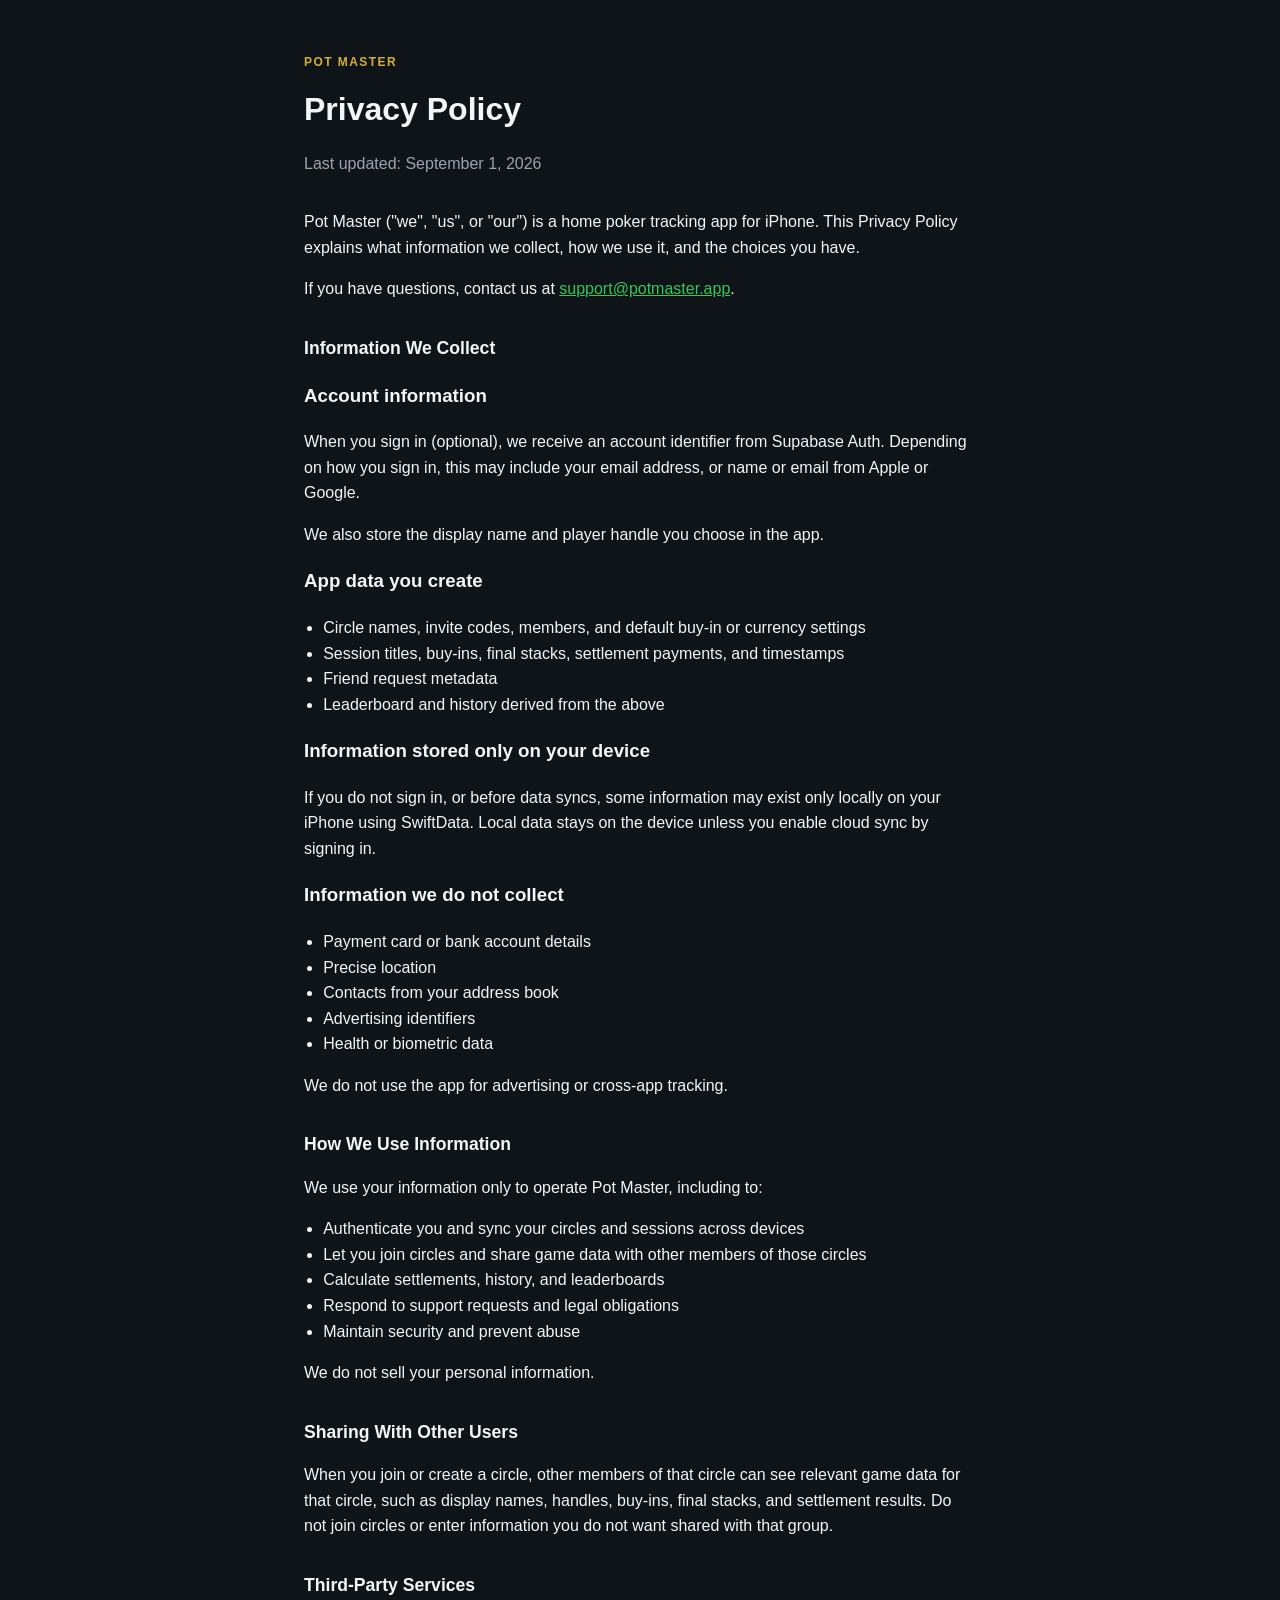
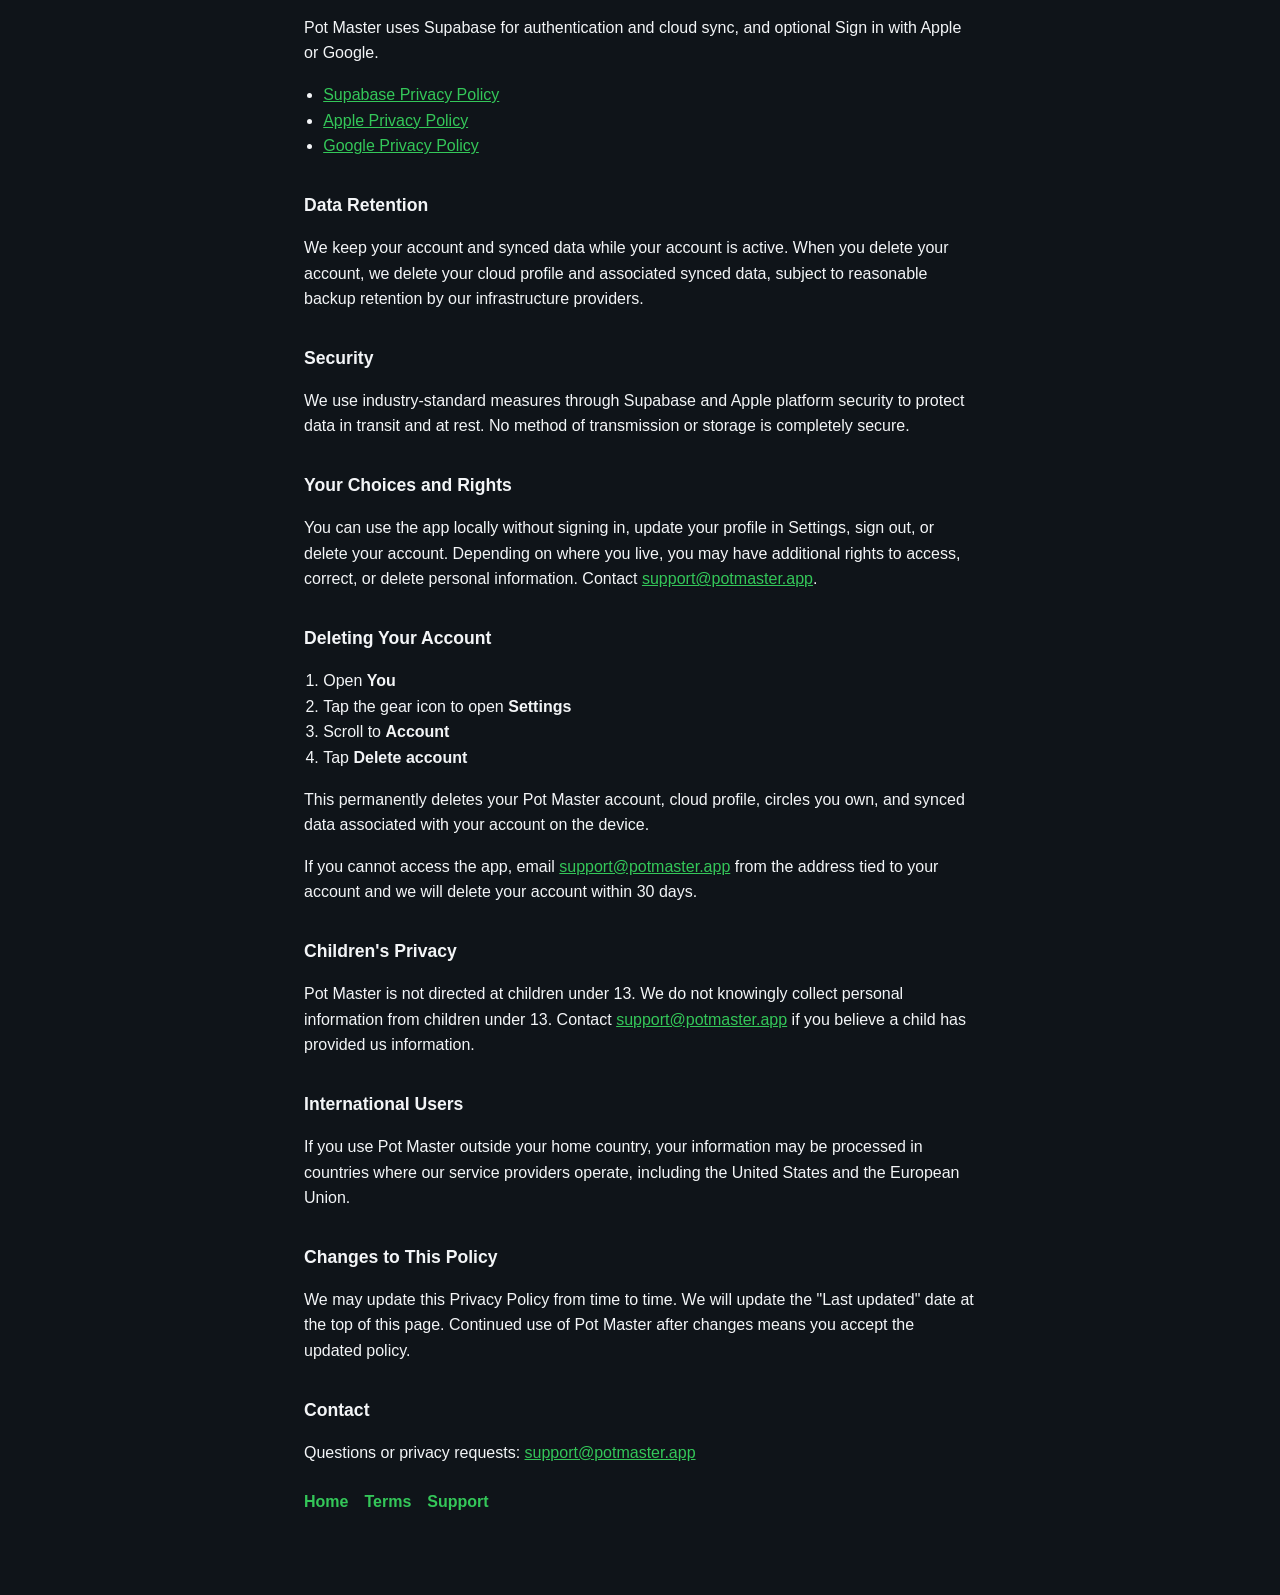
<file: web/privacy/index.html>
<!DOCTYPE html>
<html lang="en">
  <head>
    <meta charset="utf-8" />
    <meta name="viewport" content="width=device-width, initial-scale=1" />
    <title>Pot Master Privacy Policy</title>
    <link rel="stylesheet" href="../styles.css" />
  </head>
  <body>
    <main>
      <header>
        <div class="brand">POT MASTER</div>
        <h1>Privacy Policy</h1>
        <p class="updated">Last updated: September 1, 2026</p>
      </header>

      <p>
        Pot Master ("we", "us", or "our") is a home poker tracking app for iPhone. This Privacy Policy explains
        what information we collect, how we use it, and the choices you have.
      </p>
      <p>
        If you have questions, contact us at
        <a href="mailto:support@potmaster.app">support@potmaster.app</a>.
      </p>

      <h2>Information We Collect</h2>

      <h3>Account information</h3>
      <p>
        When you sign in (optional), we receive an account identifier from Supabase Auth. Depending on how you sign in,
        this may include your email address, or name or email from Apple or Google.
      </p>
      <p>We also store the display name and player handle you choose in the app.</p>

      <h3>App data you create</h3>
      <ul>
        <li>Circle names, invite codes, members, and default buy-in or currency settings</li>
        <li>Session titles, buy-ins, final stacks, settlement payments, and timestamps</li>
        <li>Friend request metadata</li>
        <li>Leaderboard and history derived from the above</li>
      </ul>

      <h3>Information stored only on your device</h3>
      <p>
        If you do not sign in, or before data syncs, some information may exist only locally on your iPhone using
        SwiftData. Local data stays on the device unless you enable cloud sync by signing in.
      </p>

      <h3>Information we do not collect</h3>
      <ul>
        <li>Payment card or bank account details</li>
        <li>Precise location</li>
        <li>Contacts from your address book</li>
        <li>Advertising identifiers</li>
        <li>Health or biometric data</li>
      </ul>
      <p>We do not use the app for advertising or cross-app tracking.</p>

      <h2>How We Use Information</h2>
      <p>We use your information only to operate Pot Master, including to:</p>
      <ul>
        <li>Authenticate you and sync your circles and sessions across devices</li>
        <li>Let you join circles and share game data with other members of those circles</li>
        <li>Calculate settlements, history, and leaderboards</li>
        <li>Respond to support requests and legal obligations</li>
        <li>Maintain security and prevent abuse</li>
      </ul>
      <p>We do not sell your personal information.</p>

      <h2>Sharing With Other Users</h2>
      <p>
        When you join or create a circle, other members of that circle can see relevant game data for that circle,
        such as display names, handles, buy-ins, final stacks, and settlement results. Do not join circles or enter
        information you do not want shared with that group.
      </p>

      <h2>Third-Party Services</h2>
      <p>Pot Master uses Supabase for authentication and cloud sync, and optional Sign in with Apple or Google.</p>
      <ul>
        <li><a href="https://supabase.com/privacy" rel="noopener noreferrer">Supabase Privacy Policy</a></li>
        <li><a href="https://www.apple.com/legal/privacy/" rel="noopener noreferrer">Apple Privacy Policy</a></li>
        <li><a href="https://policies.google.com/privacy" rel="noopener noreferrer">Google Privacy Policy</a></li>
      </ul>

      <h2>Data Retention</h2>
      <p>
        We keep your account and synced data while your account is active. When you delete your account, we delete
        your cloud profile and associated synced data, subject to reasonable backup retention by our infrastructure
        providers.
      </p>

      <h2>Security</h2>
      <p>
        We use industry-standard measures through Supabase and Apple platform security to protect data in transit and
        at rest. No method of transmission or storage is completely secure.
      </p>

      <h2>Your Choices and Rights</h2>
      <p>
        You can use the app locally without signing in, update your profile in Settings, sign out, or delete your
        account. Depending on where you live, you may have additional rights to access, correct, or delete personal
        information. Contact
        <a href="mailto:support@potmaster.app">support@potmaster.app</a>.
      </p>

      <h2>Deleting Your Account</h2>
      <ol>
        <li>Open <strong>You</strong></li>
        <li>Tap the gear icon to open <strong>Settings</strong></li>
        <li>Scroll to <strong>Account</strong></li>
        <li>Tap <strong>Delete account</strong></li>
      </ol>
      <p>
        This permanently deletes your Pot Master account, cloud profile, circles you own, and synced data associated
        with your account on the device.
      </p>
      <p>
        If you cannot access the app, email
        <a href="mailto:support@potmaster.app">support@potmaster.app</a>
        from the address tied to your account and we will delete your account within 30 days.
      </p>

      <h2>Children's Privacy</h2>
      <p>
        Pot Master is not directed at children under 13. We do not knowingly collect personal information from
        children under 13. Contact
        <a href="mailto:support@potmaster.app">support@potmaster.app</a>
        if you believe a child has provided us information.
      </p>

      <h2>International Users</h2>
      <p>
        If you use Pot Master outside your home country, your information may be processed in countries where our
        service providers operate, including the United States and the European Union.
      </p>

      <h2>Changes to This Policy</h2>
      <p>
        We may update this Privacy Policy from time to time. We will update the "Last updated" date at the top of
        this page. Continued use of Pot Master after changes means you accept the updated policy.
      </p>

      <h2>Contact</h2>
      <p>Questions or privacy requests: <a href="mailto:support@potmaster.app">support@potmaster.app</a></p>

      <nav>
        <a href="../">Home</a>
        <a href="../terms/">Terms</a>
        <a href="../support/">Support</a>
      </nav>
    </main>
  </body>
</html>
</file>
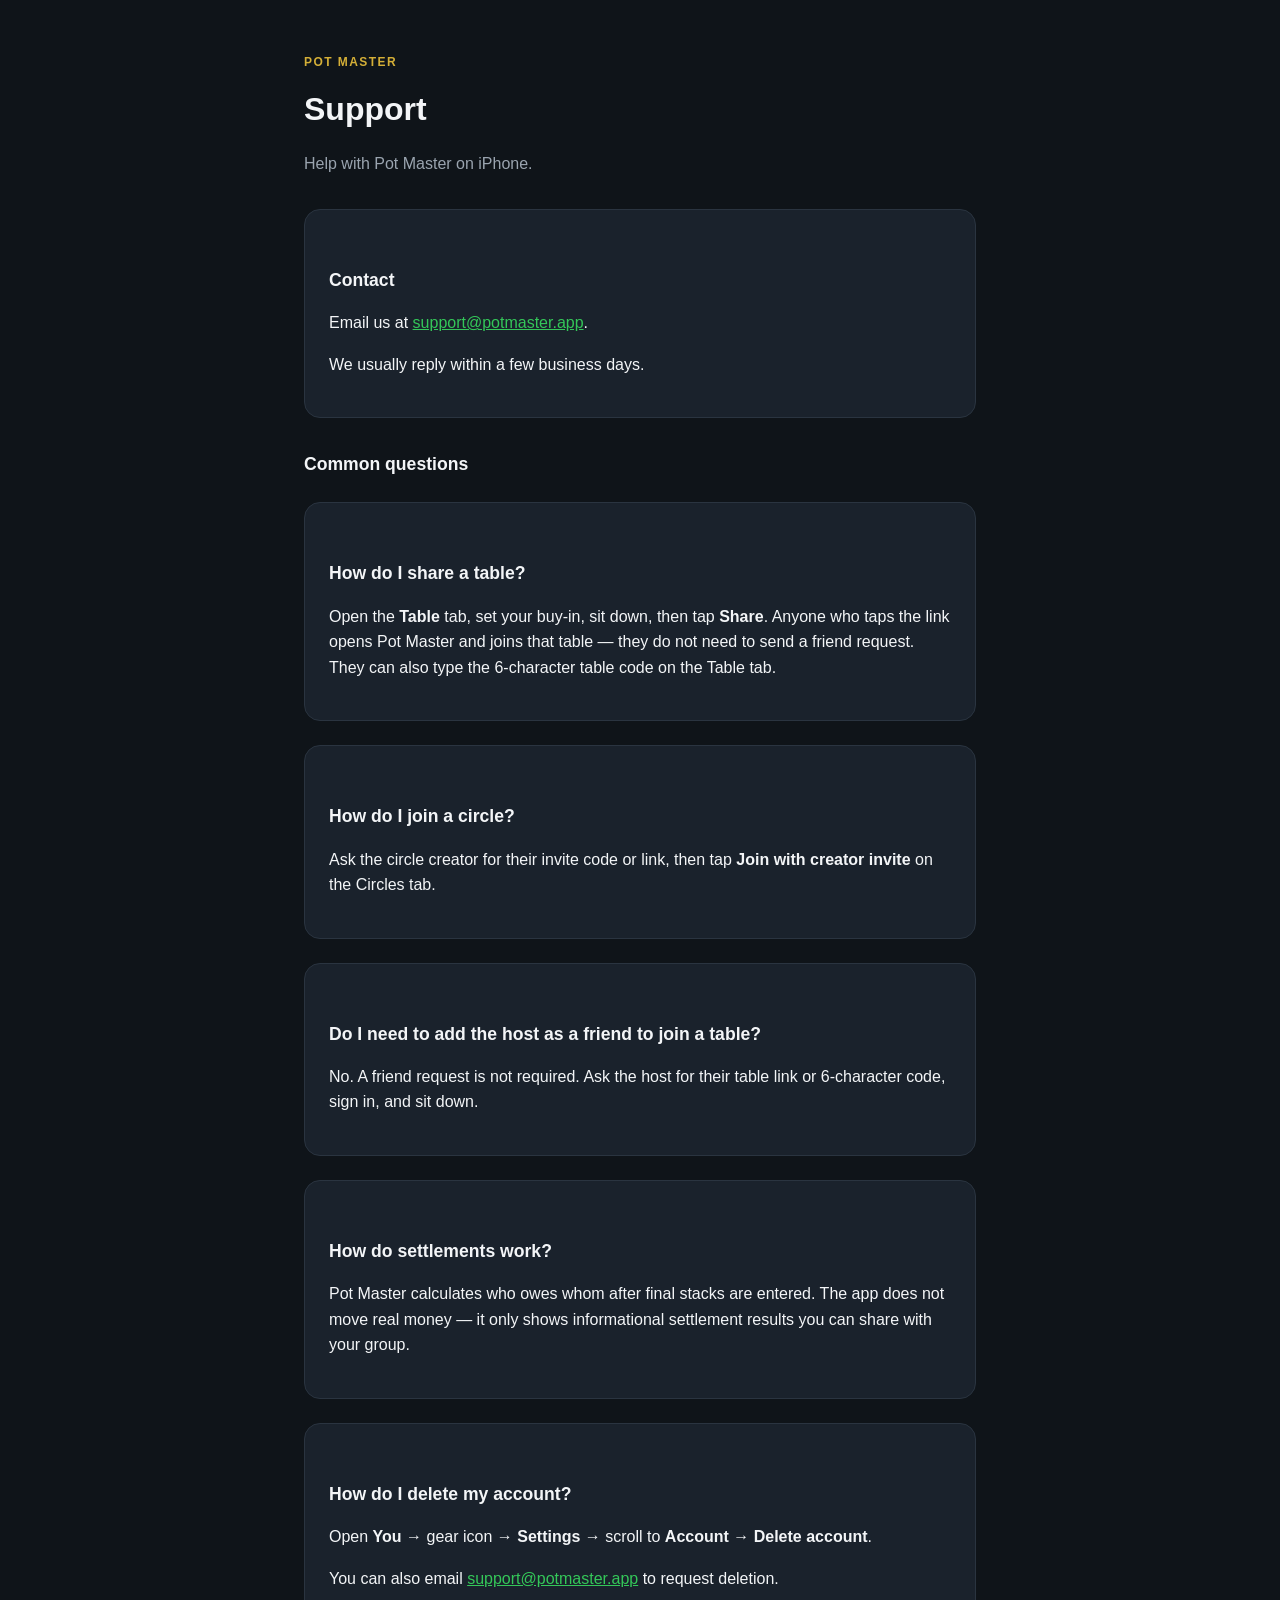
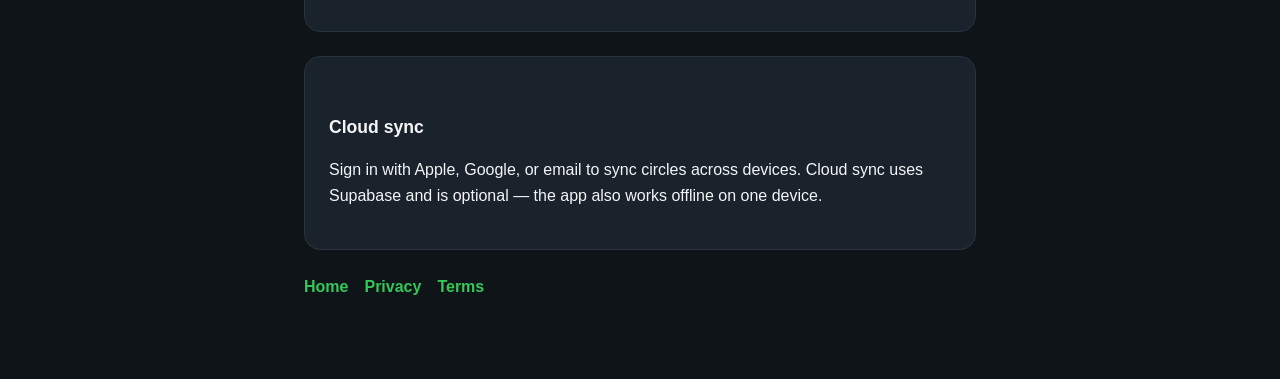
<file: web/support/index.html>
<!DOCTYPE html>
<html lang="en">
  <head>
    <meta charset="utf-8" />
    <meta name="viewport" content="width=device-width, initial-scale=1" />
    <title>Pot Master Support</title>
    <link rel="stylesheet" href="../styles.css" />
  </head>
  <body>
    <main>
      <header>
        <div class="brand">POT MASTER</div>
        <h1>Support</h1>
        <p class="lede">Help with Pot Master on iPhone.</p>
      </header>

      <div class="card">
        <h2>Contact</h2>
        <p>Email us at <a href="mailto:support@potmaster.app">support@potmaster.app</a>.</p>
        <p>We usually reply within a few business days.</p>
      </div>

      <h2>Common questions</h2>

      <div class="card">
        <h2>How do I share a table?</h2>
        <p>
          Open the <strong>Table</strong> tab, set your buy-in, sit down, then tap <strong>Share</strong>.
          Anyone who taps the link opens Pot Master and joins that table — they do not need to send a friend request.
          They can also type the 6-character table code on the Table tab.
        </p>
      </div>

      <div class="card">
        <h2>How do I join a circle?</h2>
        <p>Ask the circle creator for their invite code or link, then tap <strong>Join with creator invite</strong> on the Circles tab.</p>
      </div>

      <div class="card">
        <h2>Do I need to add the host as a friend to join a table?</h2>
        <p>
          No. A friend request is not required. Ask the host for their table link or 6-character code,
          sign in, and sit down.
        </p>
      </div>

      <div class="card">
        <h2>How do settlements work?</h2>
        <p>
          Pot Master calculates who owes whom after final stacks are entered. The app does not move real money —
          it only shows informational settlement results you can share with your group.
        </p>
      </div>

      <div class="card">
        <h2>How do I delete my account?</h2>
        <p>Open <strong>You</strong> → gear icon → <strong>Settings</strong> → scroll to <strong>Account</strong> → <strong>Delete account</strong>.</p>
        <p>You can also email <a href="mailto:support@potmaster.app">support@potmaster.app</a> to request deletion.</p>
      </div>

      <div class="card">
        <h2>Cloud sync</h2>
        <p>
          Sign in with Apple, Google, or email to sync circles across devices. Cloud sync uses Supabase and is optional —
          the app also works offline on one device.
        </p>
      </div>

      <nav>
        <a href="../">Home</a>
        <a href="../privacy/">Privacy</a>
        <a href="../terms/">Terms</a>
      </nav>
    </main>
  </body>
</html>
</file>
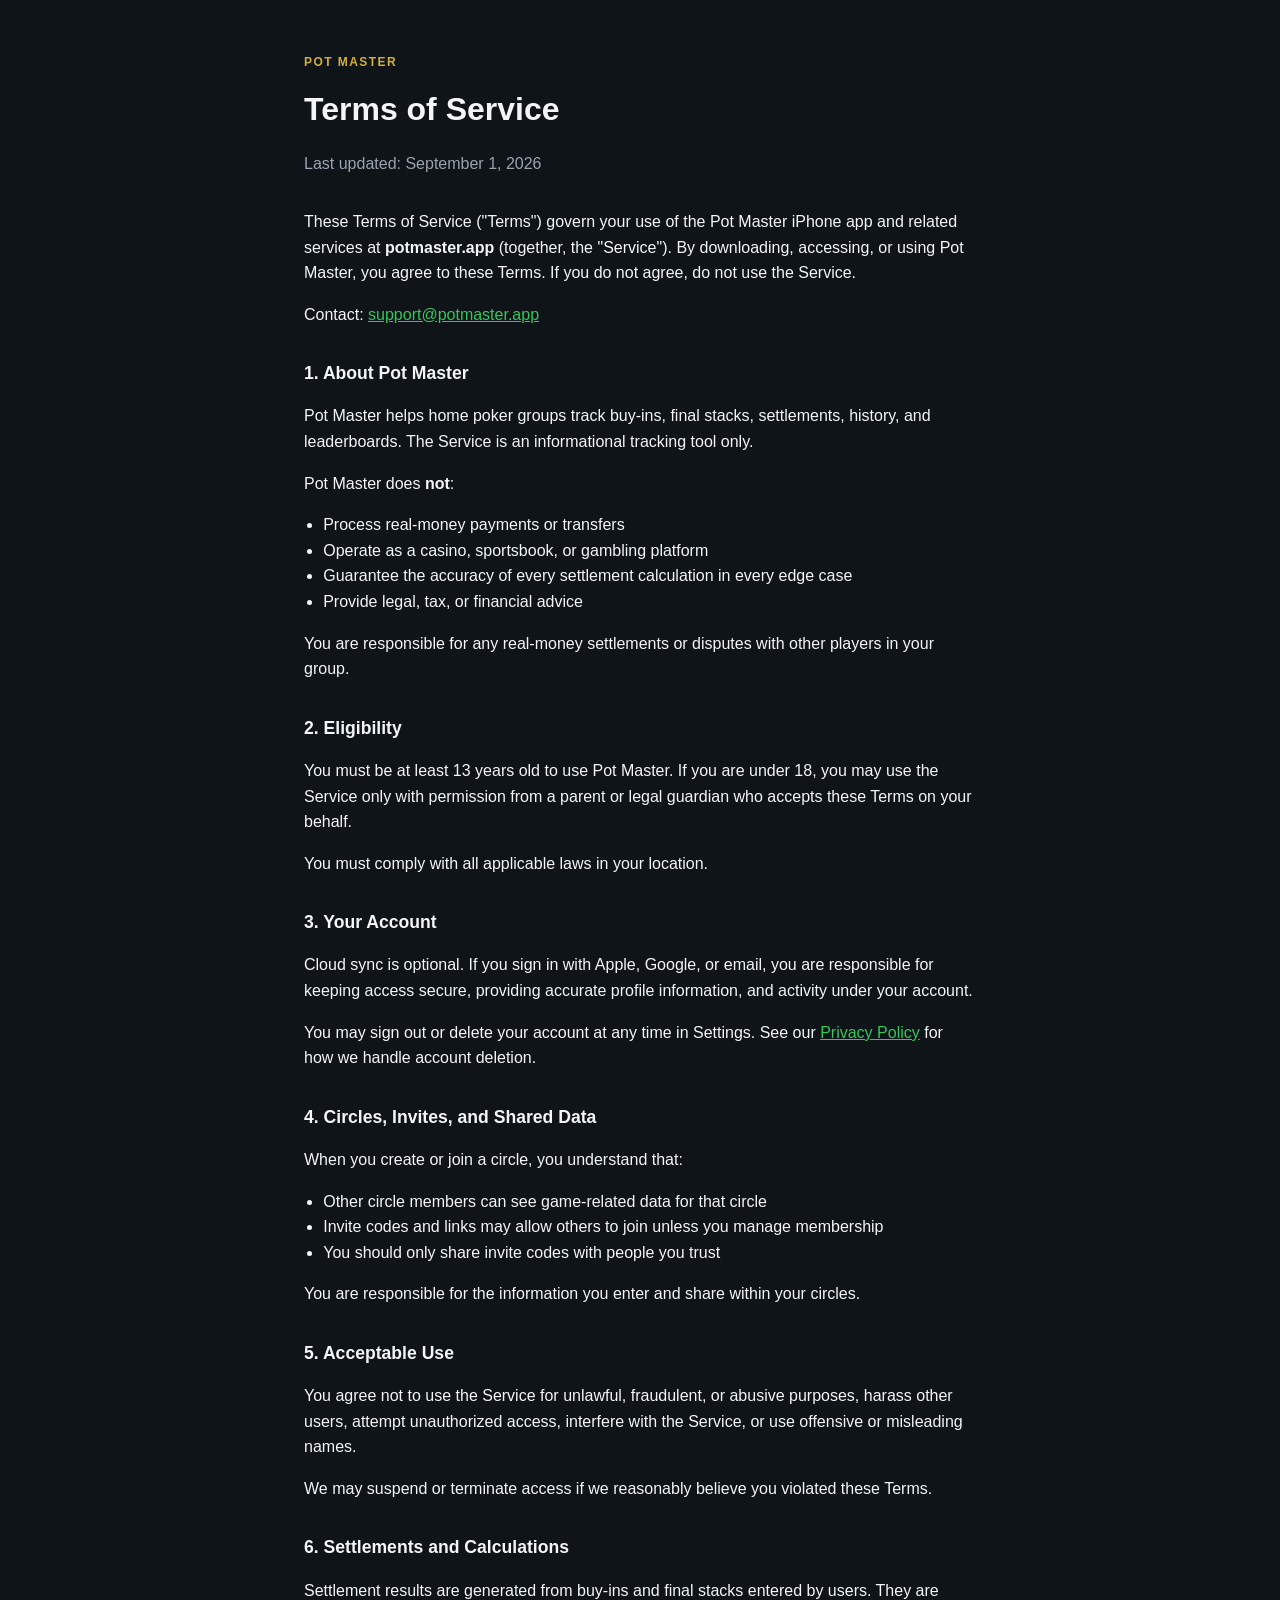
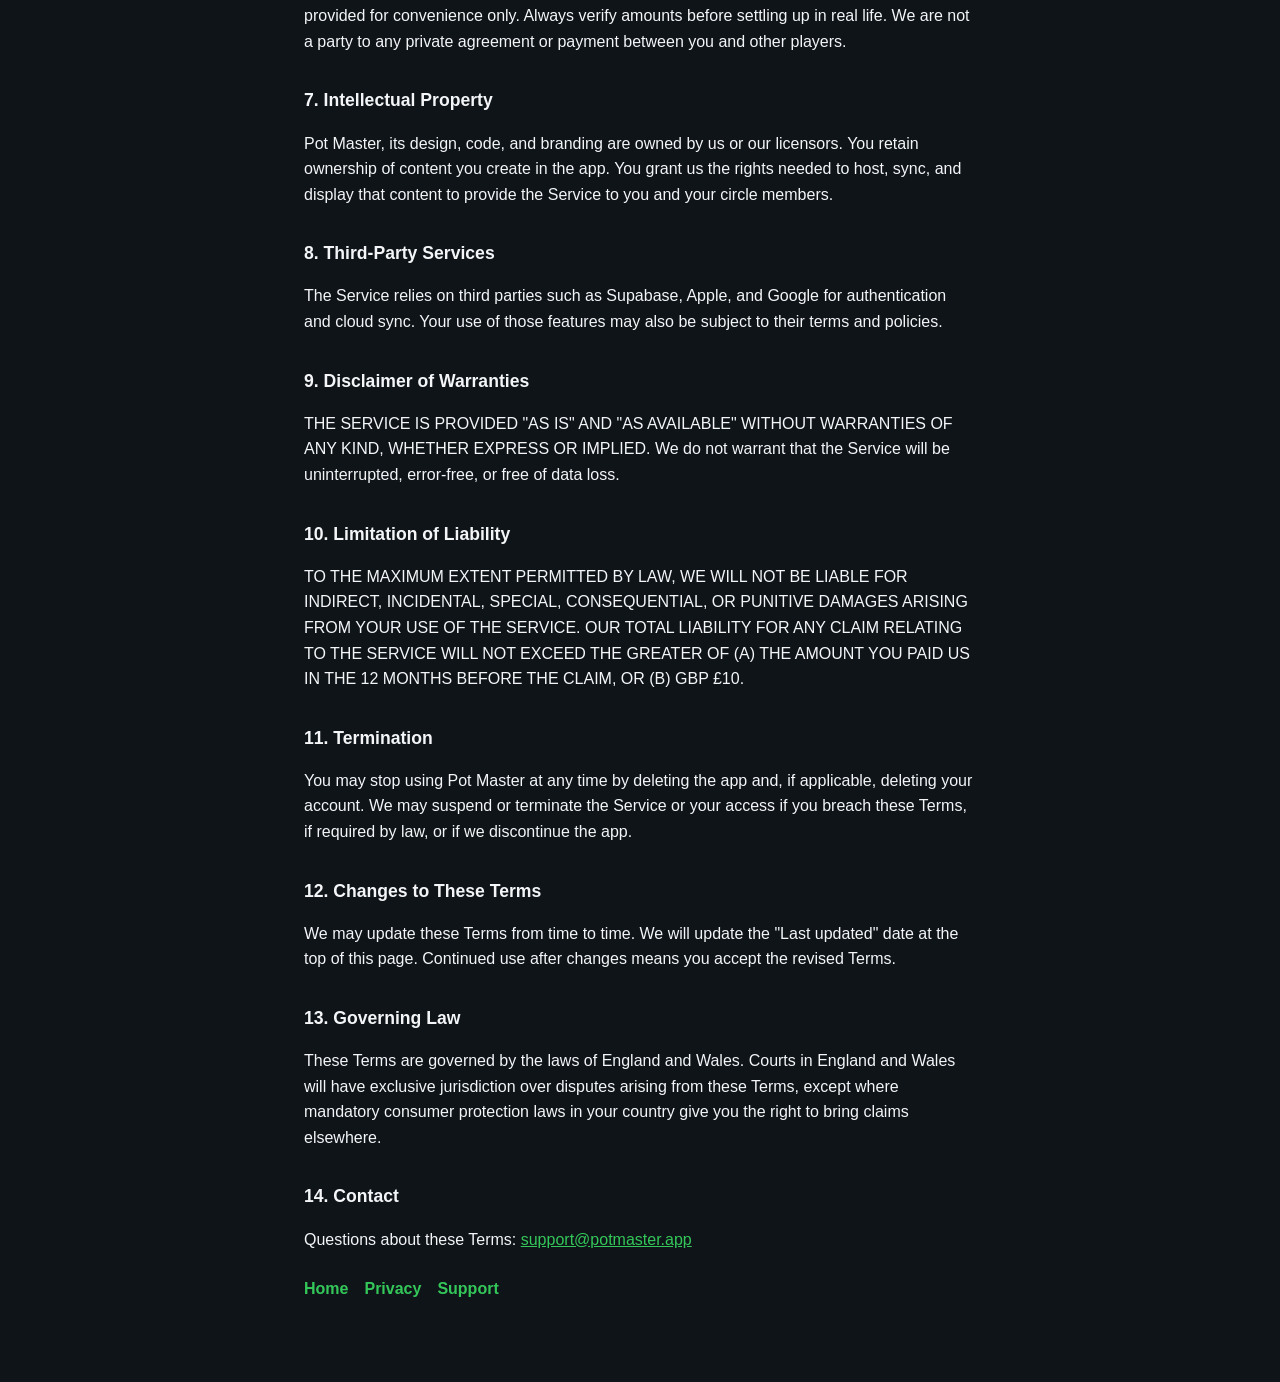
<file: web/terms/index.html>
<!DOCTYPE html>
<html lang="en">
  <head>
    <meta charset="utf-8" />
    <meta name="viewport" content="width=device-width, initial-scale=1" />
    <title>Pot Master Terms of Service</title>
    <link rel="stylesheet" href="../styles.css" />
  </head>
  <body>
    <main>
      <header>
        <div class="brand">POT MASTER</div>
        <h1>Terms of Service</h1>
        <p class="updated">Last updated: September 1, 2026</p>
      </header>

      <p>
        These Terms of Service ("Terms") govern your use of the Pot Master iPhone app and related services at
        <strong>potmaster.app</strong> (together, the "Service"). By downloading, accessing, or using Pot Master,
        you agree to these Terms. If you do not agree, do not use the Service.
      </p>
      <p>Contact: <a href="mailto:support@potmaster.app">support@potmaster.app</a></p>

      <h2>1. About Pot Master</h2>
      <p>
        Pot Master helps home poker groups track buy-ins, final stacks, settlements, history, and leaderboards. The
        Service is an informational tracking tool only.
      </p>
      <p>Pot Master does <strong>not</strong>:</p>
      <ul>
        <li>Process real-money payments or transfers</li>
        <li>Operate as a casino, sportsbook, or gambling platform</li>
        <li>Guarantee the accuracy of every settlement calculation in every edge case</li>
        <li>Provide legal, tax, or financial advice</li>
      </ul>
      <p>You are responsible for any real-money settlements or disputes with other players in your group.</p>

      <h2>2. Eligibility</h2>
      <p>
        You must be at least 13 years old to use Pot Master. If you are under 18, you may use the Service only with
        permission from a parent or legal guardian who accepts these Terms on your behalf.
      </p>
      <p>You must comply with all applicable laws in your location.</p>

      <h2>3. Your Account</h2>
      <p>
        Cloud sync is optional. If you sign in with Apple, Google, or email, you are responsible for keeping access
        secure, providing accurate profile information, and activity under your account.
      </p>
      <p>
        You may sign out or delete your account at any time in Settings. See our
        <a href="../privacy/">Privacy Policy</a> for how we handle account deletion.
      </p>

      <h2>4. Circles, Invites, and Shared Data</h2>
      <p>When you create or join a circle, you understand that:</p>
      <ul>
        <li>Other circle members can see game-related data for that circle</li>
        <li>Invite codes and links may allow others to join unless you manage membership</li>
        <li>You should only share invite codes with people you trust</li>
      </ul>
      <p>You are responsible for the information you enter and share within your circles.</p>

      <h2>5. Acceptable Use</h2>
      <p>You agree not to use the Service for unlawful, fraudulent, or abusive purposes, harass other users, attempt
        unauthorized access, interfere with the Service, or use offensive or misleading names.</p>
      <p>We may suspend or terminate access if we reasonably believe you violated these Terms.</p>

      <h2>6. Settlements and Calculations</h2>
      <p>
        Settlement results are generated from buy-ins and final stacks entered by users. They are provided for
        convenience only. Always verify amounts before settling up in real life. We are not a party to any private
        agreement or payment between you and other players.
      </p>

      <h2>7. Intellectual Property</h2>
      <p>
        Pot Master, its design, code, and branding are owned by us or our licensors. You retain ownership of content
        you create in the app. You grant us the rights needed to host, sync, and display that content to provide the
        Service to you and your circle members.
      </p>

      <h2>8. Third-Party Services</h2>
      <p>
        The Service relies on third parties such as Supabase, Apple, and Google for authentication and cloud sync.
        Your use of those features may also be subject to their terms and policies.
      </p>

      <h2>9. Disclaimer of Warranties</h2>
      <p>
        THE SERVICE IS PROVIDED "AS IS" AND "AS AVAILABLE" WITHOUT WARRANTIES OF ANY KIND, WHETHER EXPRESS OR
        IMPLIED. We do not warrant that the Service will be uninterrupted, error-free, or free of data loss.
      </p>

      <h2>10. Limitation of Liability</h2>
      <p>
        TO THE MAXIMUM EXTENT PERMITTED BY LAW, WE WILL NOT BE LIABLE FOR INDIRECT, INCIDENTAL, SPECIAL,
        CONSEQUENTIAL, OR PUNITIVE DAMAGES ARISING FROM YOUR USE OF THE SERVICE. OUR TOTAL LIABILITY FOR ANY CLAIM
        RELATING TO THE SERVICE WILL NOT EXCEED THE GREATER OF (A) THE AMOUNT YOU PAID US IN THE 12 MONTHS BEFORE
        THE CLAIM, OR (B) GBP £10.
      </p>

      <h2>11. Termination</h2>
      <p>
        You may stop using Pot Master at any time by deleting the app and, if applicable, deleting your account. We
        may suspend or terminate the Service or your access if you breach these Terms, if required by law, or if we
        discontinue the app.
      </p>

      <h2>12. Changes to These Terms</h2>
      <p>
        We may update these Terms from time to time. We will update the "Last updated" date at the top of this page.
        Continued use after changes means you accept the revised Terms.
      </p>

      <h2>13. Governing Law</h2>
      <p>
        These Terms are governed by the laws of England and Wales. Courts in England and Wales will have exclusive
        jurisdiction over disputes arising from these Terms, except where mandatory consumer protection laws in your
        country give you the right to bring claims elsewhere.
      </p>

      <h2>14. Contact</h2>
      <p>Questions about these Terms: <a href="mailto:support@potmaster.app">support@potmaster.app</a></p>

      <nav>
        <a href="../">Home</a>
        <a href="../privacy/">Privacy</a>
        <a href="../support/">Support</a>
      </nav>
    </main>
  </body>
</html>
</file>
<file: web/styles.css>
:root {
  color-scheme: dark;
  --bg: #0f1419;
  --card: #1a222c;
  --text: #f3f5f7;
  --muted: #9aa4af;
  --accent: #34c759;
  --gold: #d4af37;
  --border: #2a3440;
}

* {
  box-sizing: border-box;
}

body {
  margin: 0;
  font-family: -apple-system, BlinkMacSystemFont, "Segoe UI", sans-serif;
  background: var(--bg);
  color: var(--text);
  line-height: 1.6;
}

main {
  max-width: 720px;
  margin: 0 auto;
  padding: 48px 24px 80px;
}

header {
  margin-bottom: 32px;
}

.brand {
  display: inline-block;
  font-size: 0.75rem;
  font-weight: 700;
  letter-spacing: 0.12em;
  color: var(--gold);
  margin-bottom: 12px;
}

h1 {
  margin: 0 0 8px;
  font-size: 2rem;
}

.lede,
.updated {
  color: var(--muted);
}

.card {
  background: var(--card);
  border: 1px solid var(--border);
  border-radius: 16px;
  padding: 24px;
  margin: 24px 0;
}

h2 {
  margin-top: 32px;
  font-size: 1.1rem;
}

ul,
ol {
  padding-left: 1.2rem;
}

a {
  color: var(--accent);
}

nav {
  display: flex;
  gap: 16px;
  flex-wrap: wrap;
  margin-top: 24px;
}

nav a {
  text-decoration: none;
  font-weight: 600;
}

footer {
  margin-top: 48px;
  color: var(--muted);
  font-size: 0.9rem;
}
</file>
